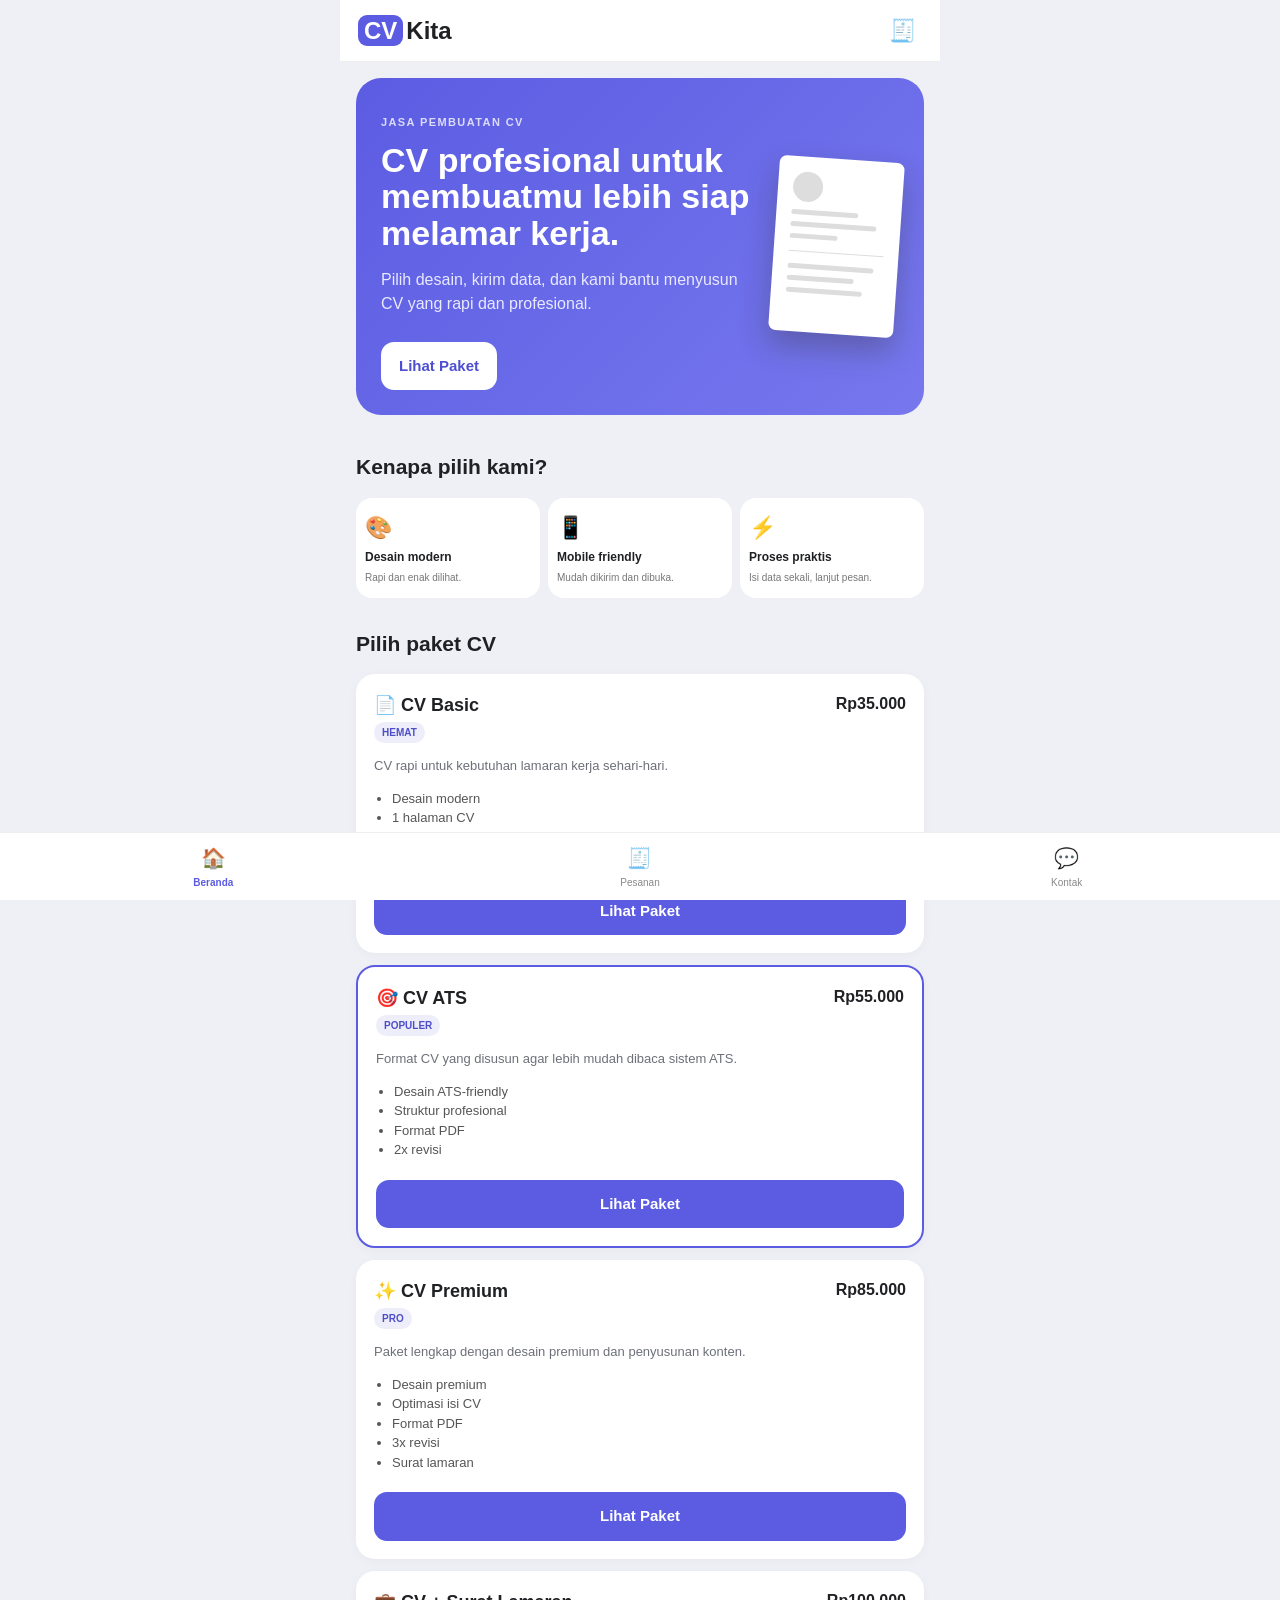
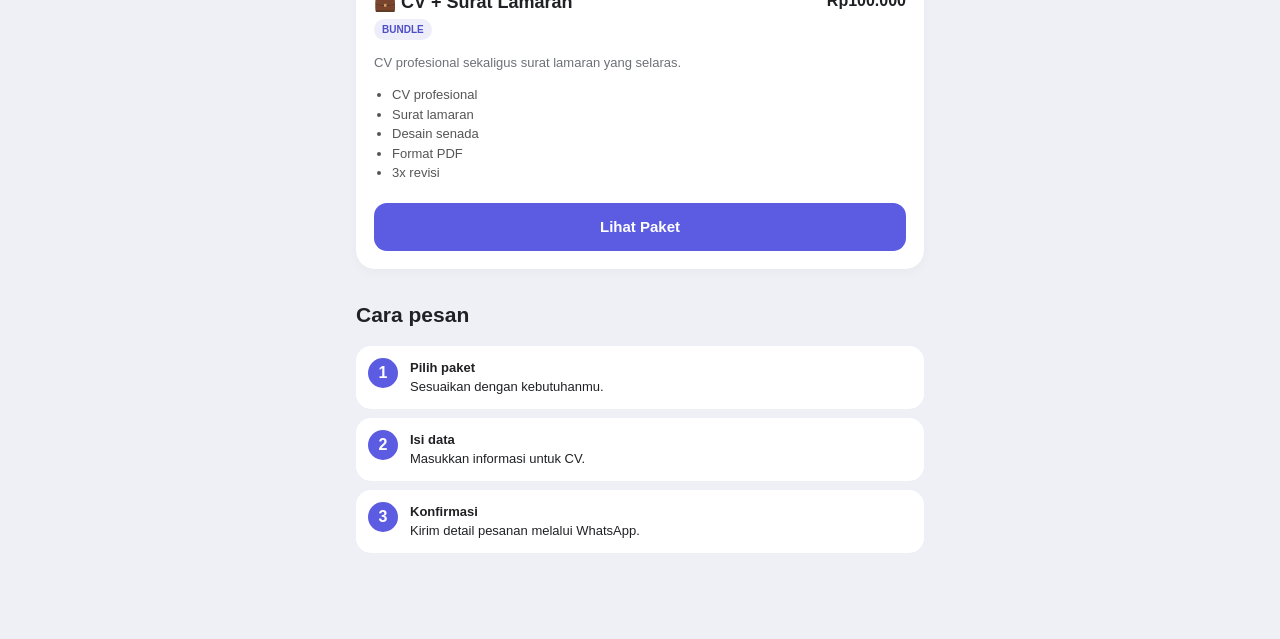
<file: index.html>
<!DOCTYPE html>
<html lang="id">
<head>
<meta charset="UTF-8">
<meta name="viewport" content="width=device-width,initial-scale=1.0">
<title>CVKita — Jasa Pembuatan CV</title>
<link rel="stylesheet" href="style.css">
</head>
<body>
<header class="top">
  <div class="brand"><span>CV</span>Kita</div>
  <button class="icon-btn" onclick="location.href='pesanan.html'">🧾</button>
</header>

<main>
<section class="hero">
  <div class="hero-copy">
    <p class="eyebrow">JASA PEMBUATAN CV</p>
    <h1>CV profesional untuk membuatmu lebih siap melamar kerja.</h1>
    <p class="muted">Pilih desain, kirim data, dan kami bantu menyusun CV yang rapi dan profesional.</p>
    <a class="btn primary" href="#paket">Lihat Paket</a>
  </div>
  <div class="cv-preview">
    <div class="mini-photo"></div><div class="line w70"></div><div class="line w90"></div>
    <div class="line w50"></div><div class="divider"></div>
    <div class="line w90"></div><div class="line w70"></div><div class="line w80"></div>
  </div>
</section>

<section class="section">
<h2>Kenapa pilih kami?</h2>
<div class="features">
  <div><b>🎨</b><strong>Desain modern</strong><span>Rapi dan enak dilihat.</span></div>
  <div><b>📱</b><strong>Mobile friendly</strong><span>Mudah dikirim dan dibuka.</span></div>
  <div><b>⚡</b><strong>Proses praktis</strong><span>Isi data sekali, lanjut pesan.</span></div>
</div>
</section>

<section class="section" id="paket">
<h2>Pilih paket CV</h2>
<div id="packages" class="packages"></div>
</section>

<section class="section">
<h2>Cara pesan</h2>
<div class="steps">
  <div><i>1</i><p><b>Pilih paket</b><br>Sesuaikan dengan kebutuhanmu.</p></div>
  <div><i>2</i><p><b>Isi data</b><br>Masukkan informasi untuk CV.</p></div>
  <div><i>3</i><p><b>Konfirmasi</b><br>Kirim detail pesanan melalui WhatsApp.</p></div>
</div>
</section>
</main>

<nav class="bottom">
<a class="active" href="index.html">🏠<span>Beranda</span></a>
<a href="pesanan.html">🧾<span>Pesanan</span></a>
<a href="kontak.html">💬<span>Kontak</span></a>
</nav>
<script src="app.js"></script>
</body>
</html>
</file>
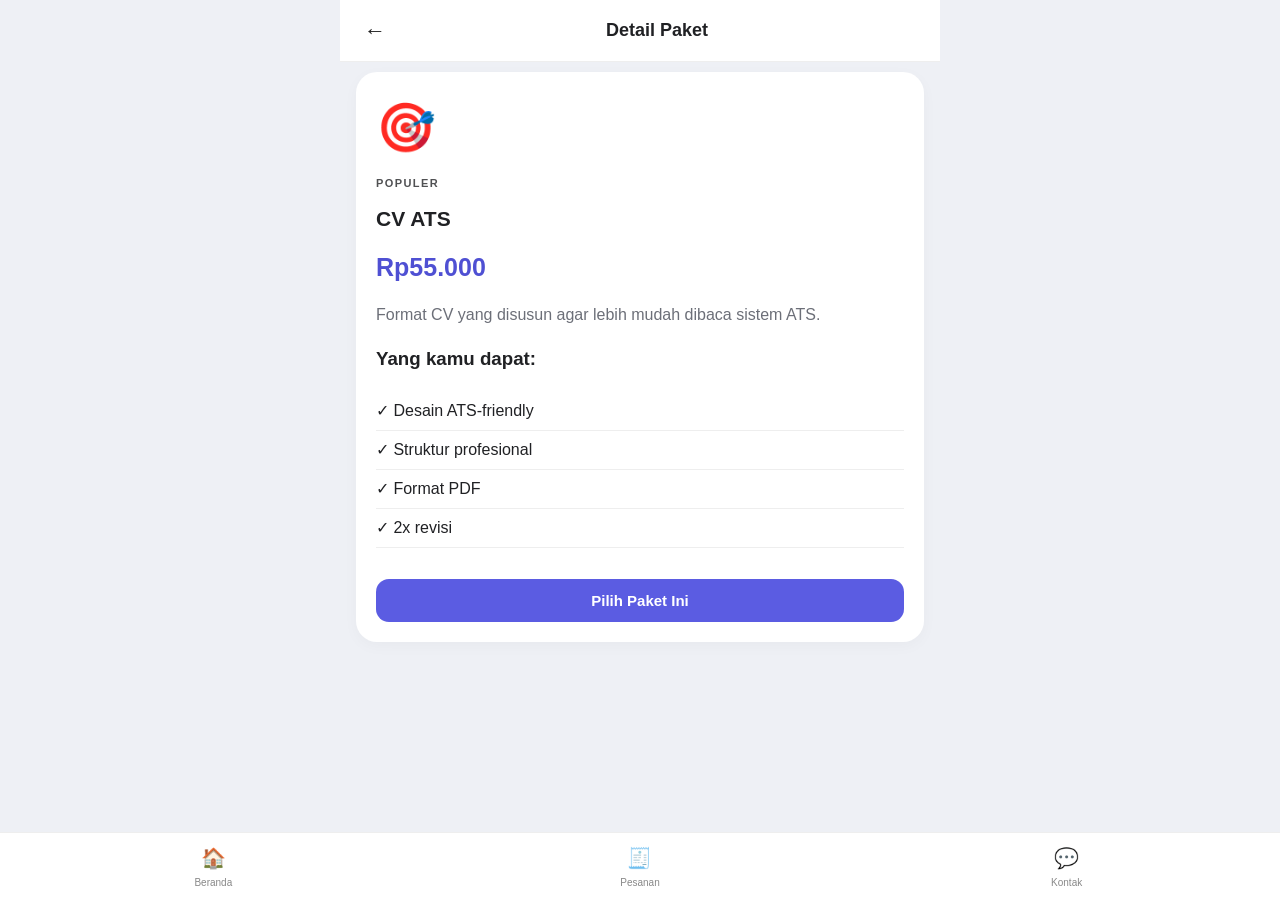
<file: detail.html>
<!DOCTYPE html>
<html lang="id"><head><meta charset="UTF-8"><meta name="viewport" content="width=device-width,initial-scale=1.0">
<title>Pilih Paket — CVKita</title><link rel="stylesheet" href="style.css"></head>
<body>
<header class="page-head"><button onclick="history.back()">←</button><h1>Detail Paket</h1><span></span></header>
<main class="section">
<div id="detail"></div>
</main>
<nav class="bottom"><a href="index.html">🏠<span>Beranda</span></a><a href="pesanan.html">🧾<span>Pesanan</span></a><a href="kontak.html">💬<span>Kontak</span></a></nav>
<script src="app.js"></script><script>
const id=new URLSearchParams(location.search).get('id')||'ats';
const p=packages.find(x=>x.id===id)||packages[0];
document.getElementById('detail').innerHTML=`
<div class="detail-card"><div class="big-icon">${p.icon}</div><p class="eyebrow">${p.tag}</p><h2>${p.name}</h2><div class="price">${money(p.price)}</div>
<p class="muted">${p.desc}</p><h3>Yang kamu dapat:</h3><ul class="checks">${p.features.map(x=>`<li>✓ ${x}</li>`).join('')}</ul>
<button class="btn primary full" onclick="choosePackage('${p.id}')">Pilih Paket Ini</button></div>`;
</script></body></html>
</file>
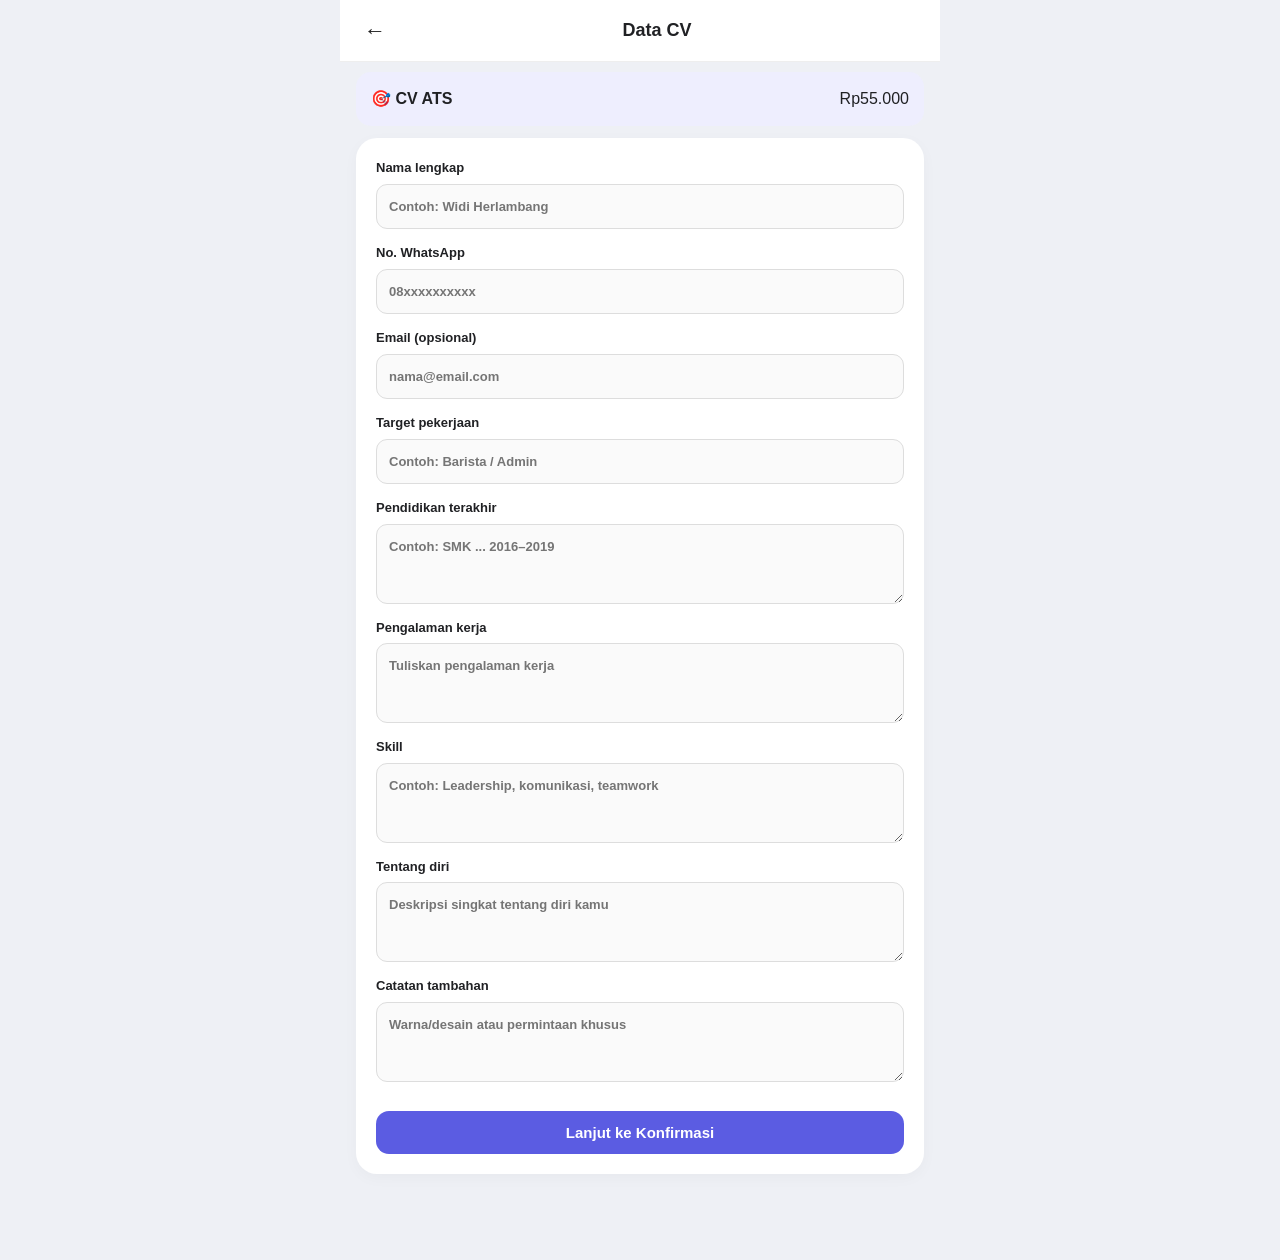
<file: form.html>
<!DOCTYPE html>
<html lang="id"><head><meta charset="UTF-8"><meta name="viewport" content="width=device-width,initial-scale=1.0">
<title>Data Pemesan — CVKita</title><link rel="stylesheet" href="style.css"></head>
<body>
<header class="page-head"><button onclick="history.back()">←</button><h1>Data CV</h1><span></span></header>
<main class="section">
<div class="selected" id="selected"></div>
<form id="orderForm" class="form-card">
<label>Nama lengkap<input name="name" required placeholder="Contoh: Widi Herlambang"></label>
<label>No. WhatsApp<input name="phone" required inputmode="tel" placeholder="08xxxxxxxxxx"></label>
<label>Email (opsional)<input name="email" type="email" placeholder="nama@email.com"></label>
<label>Target pekerjaan<input name="job" required placeholder="Contoh: Barista / Admin"></label>
<label>Pendidikan terakhir<textarea name="education" required placeholder="Contoh: SMK ... 2016–2019"></textarea></label>
<label>Pengalaman kerja<textarea name="experience" required placeholder="Tuliskan pengalaman kerja"></textarea></label>
<label>Skill<textarea name="skills" required placeholder="Contoh: Leadership, komunikasi, teamwork"></textarea></label>
<label>Tentang diri<textarea name="about" placeholder="Deskripsi singkat tentang diri kamu"></textarea></label>
<label>Catatan tambahan<textarea name="notes" placeholder="Warna/desain atau permintaan khusus"></textarea></label>
<button class="btn primary full" type="submit">Lanjut ke Konfirmasi</button>
</form>
</main>
<script src="app.js"></script><script>
const id=new URLSearchParams(location.search).get('id')||localStorage.getItem('cv_package')||'ats';
const p=packages.find(x=>x.id===id)||packages[0];
document.getElementById('selected').innerHTML=`<b>${p.icon} ${p.name}</b><span>${money(p.price)}</span>`;
document.getElementById('orderForm').addEventListener('submit',e=>{
 e.preventDefault(); const data=Object.fromEntries(new FormData(e.target)); data.package=id; data.date=new Date().toLocaleString('id-ID');
 localStorage.setItem('cv_order',JSON.stringify(data)); location.href='konfirmasi.html';
});
</script></body></html>
</file>
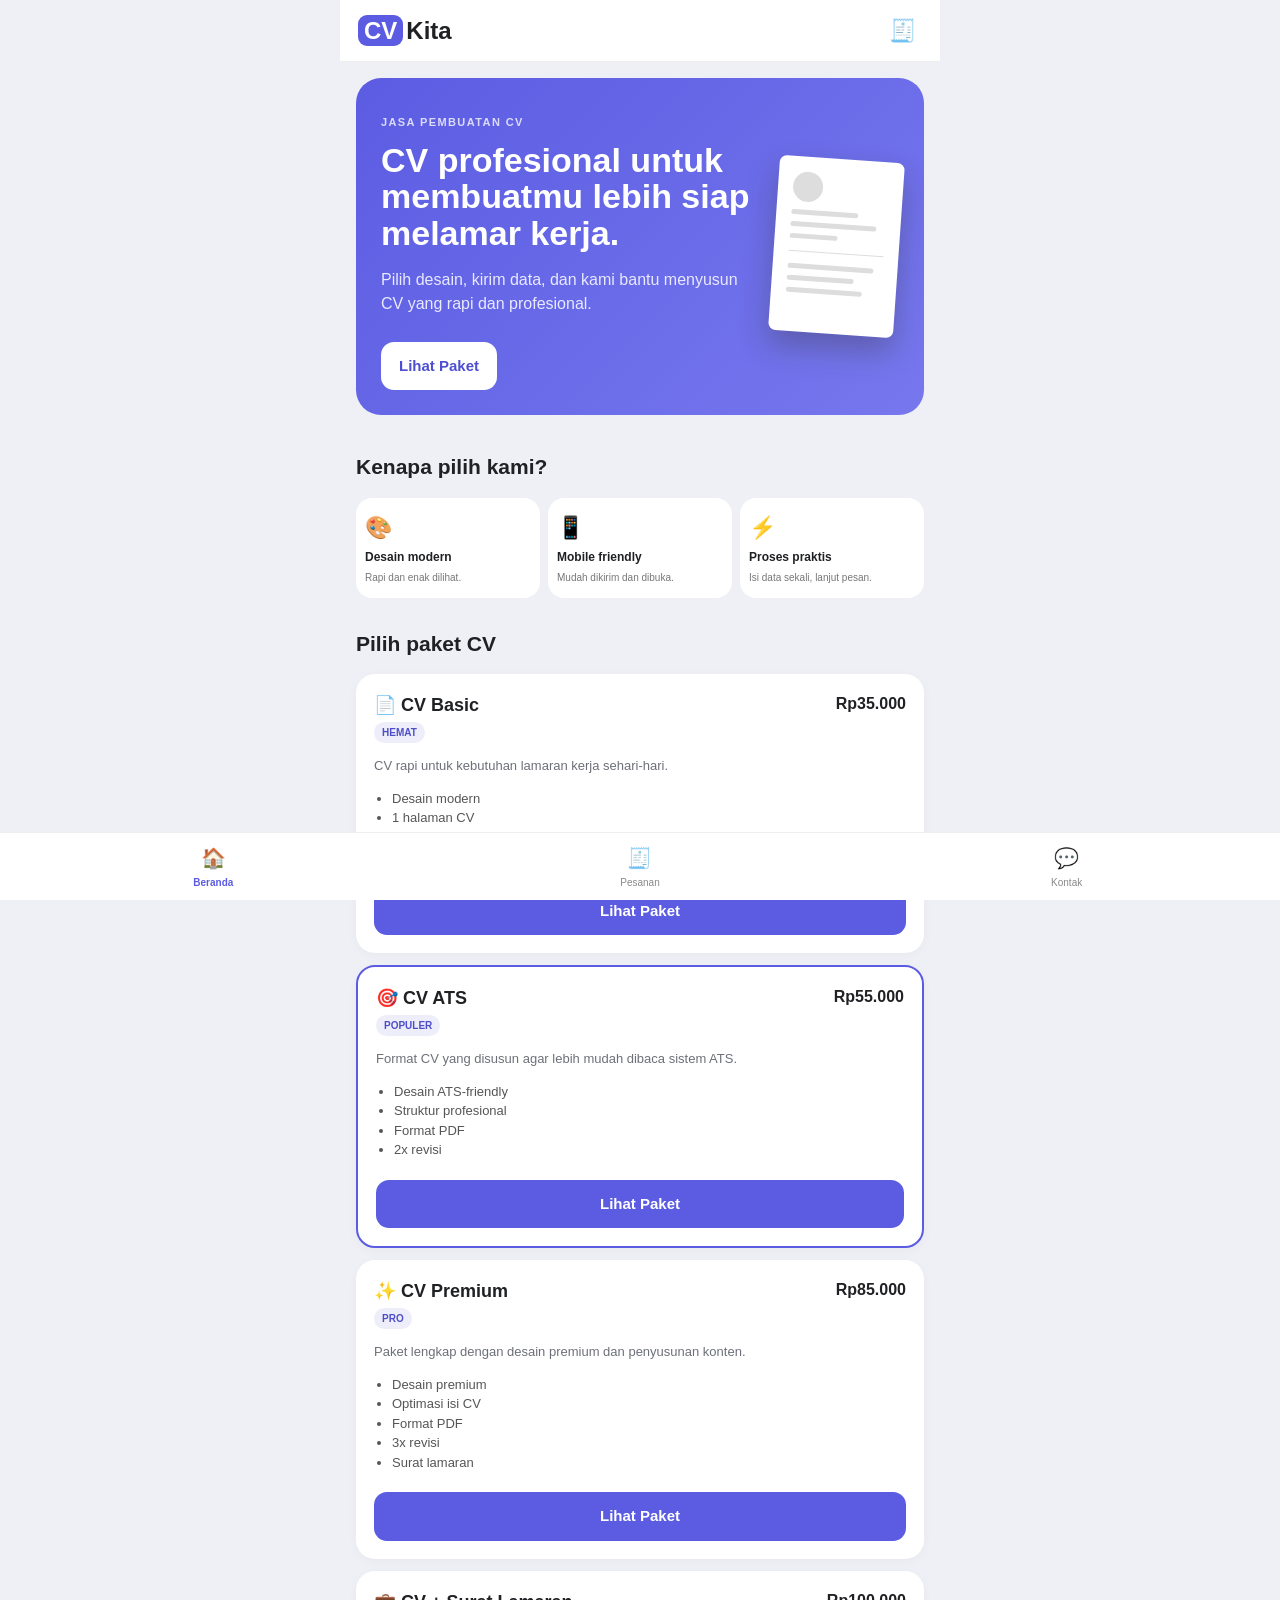
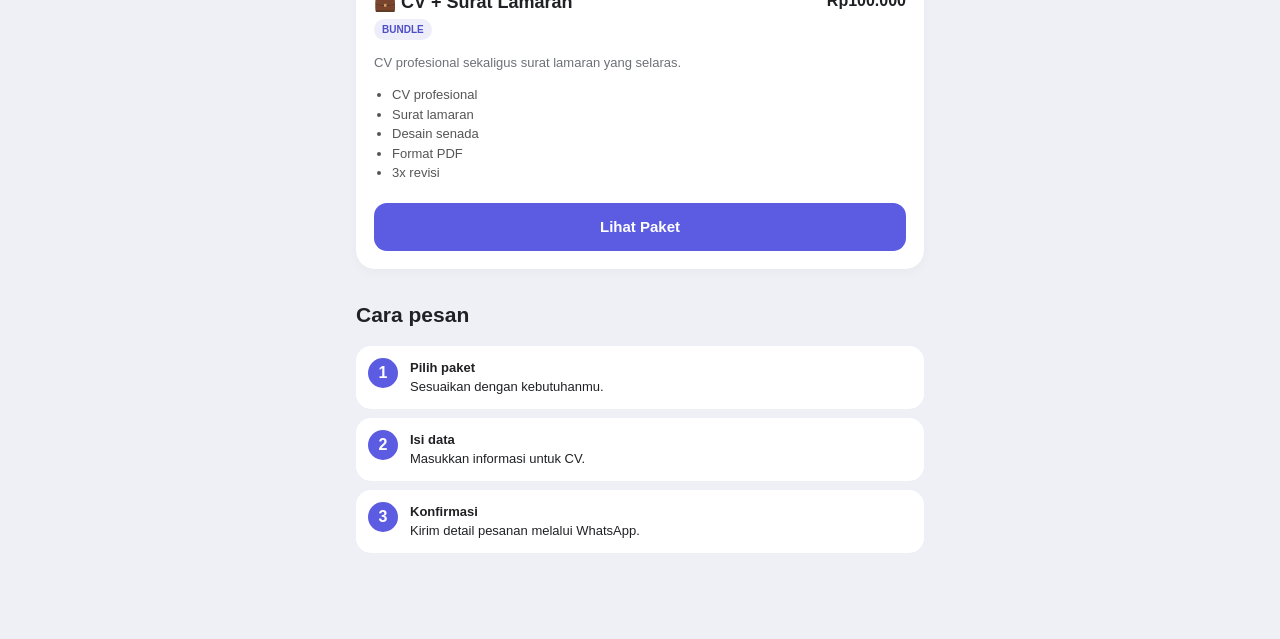
<file: konfirmasi.html>
<!DOCTYPE html>
<html lang="id"><head><meta charset="UTF-8"><meta name="viewport" content="width=device-width,initial-scale=1.0">
<title>Konfirmasi — CVKita</title><link rel="stylesheet" href="style.css"></head>
<body>
<header class="page-head"><button onclick="history.back()">←</button><h1>Konfirmasi</h1><span></span></header>
<main class="section"><div id="summary" class="summary-card"></div>
<button class="btn wa full" id="wa">📱 Kirim Pesanan via WhatsApp</button>
<p class="hint">Ganti nomor WhatsApp admin di <b>app.js</b> sebelum dipakai untuk menerima pesanan.</p>
</main>
<script src="app.js"></script><script>
const o=JSON.parse(localStorage.getItem('cv_order')||'null'); const p=o&&packages.find(x=>x.id===o.package);
if(!o){location.href='index.html'} else {
document.getElementById('summary').innerHTML=`<p class="eyebrow">RINGKASAN PESANAN</p><h2>${p.name}</h2><div class="price">${money(p.price)}</div>
<div class="summary-line"><span>Nama</span><b>${o.name}</b></div><div class="summary-line"><span>WhatsApp</span><b>${o.phone}</b></div><div class="summary-line"><span>Target</span><b>${o.job}</b></div>
<div class="summary-line"><span>Pendidikan</span><b>${o.education}</b></div><div class="summary-line"><span>Pengalaman</span><b>${o.experience}</b></div><div class="summary-line"><span>Skill</span><b>${o.skills}</b></div>`;
document.getElementById('wa').onclick=()=>sendWhatsApp(o,p);
}
</script></body></html>
</file>
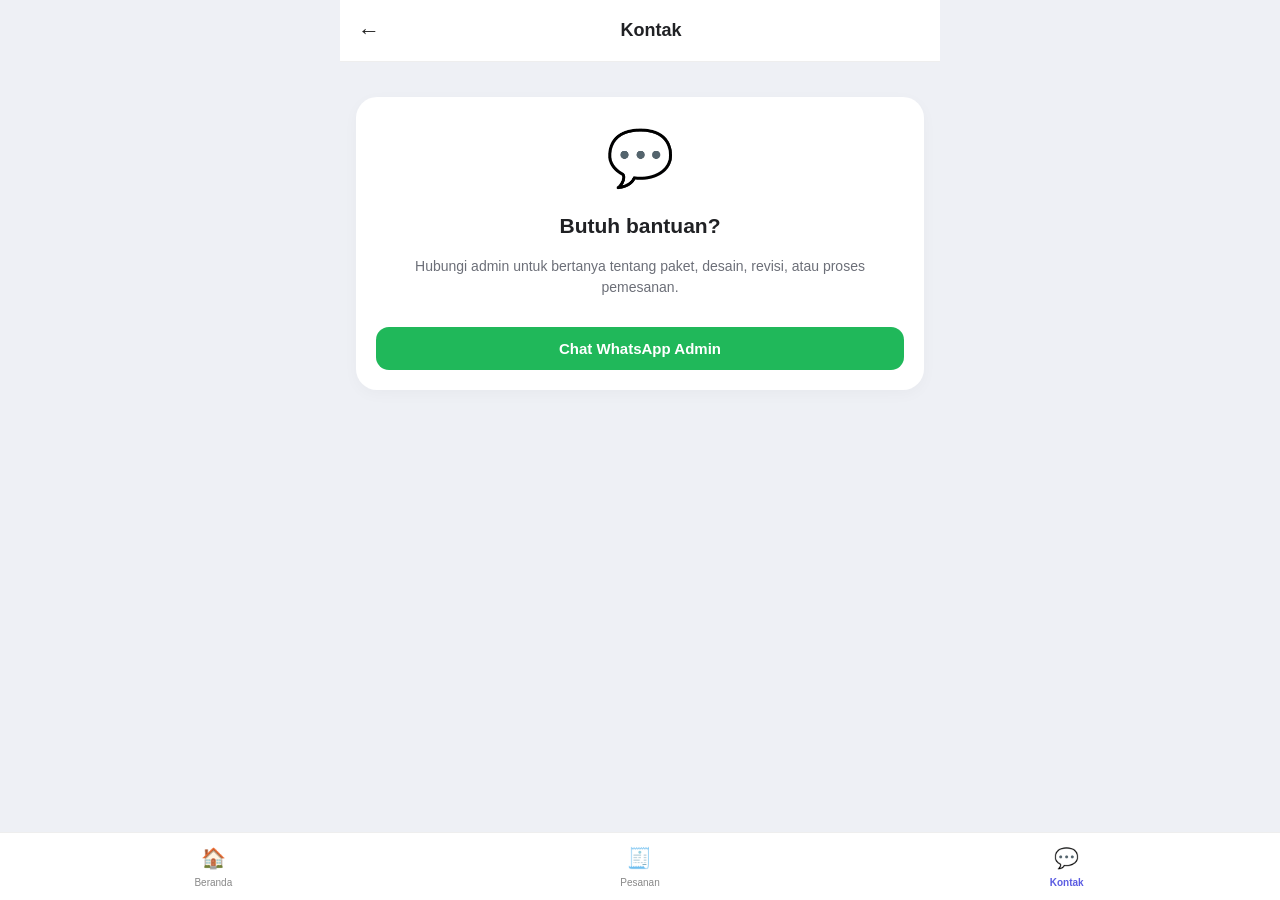
<file: kontak.html>
<!DOCTYPE html>
<html lang="id"><head><meta charset="UTF-8"><meta name="viewport" content="width=device-width,initial-scale=1.0">
<title>Kontak — CVKita</title><link rel="stylesheet" href="style.css"></head>
<body>
<header class="page-head"><a href="index.html">←</a><h1>Kontak</h1><span></span></header>
<main class="section"><div class="contact-card"><div class="contact-icon">💬</div><h2>Butuh bantuan?</h2><p class="muted">Hubungi admin untuk bertanya tentang paket, desain, revisi, atau proses pemesanan.</p>
<button class="btn wa full" onclick="contactAdmin()">Chat WhatsApp Admin</button></div></main>
<nav class="bottom"><a href="index.html">🏠<span>Beranda</span></a><a href="pesanan.html">🧾<span>Pesanan</span></a><a class="active" href="kontak.html">💬<span>Kontak</span></a></nav>
<script src="app.js"></script></body></html>
</file>
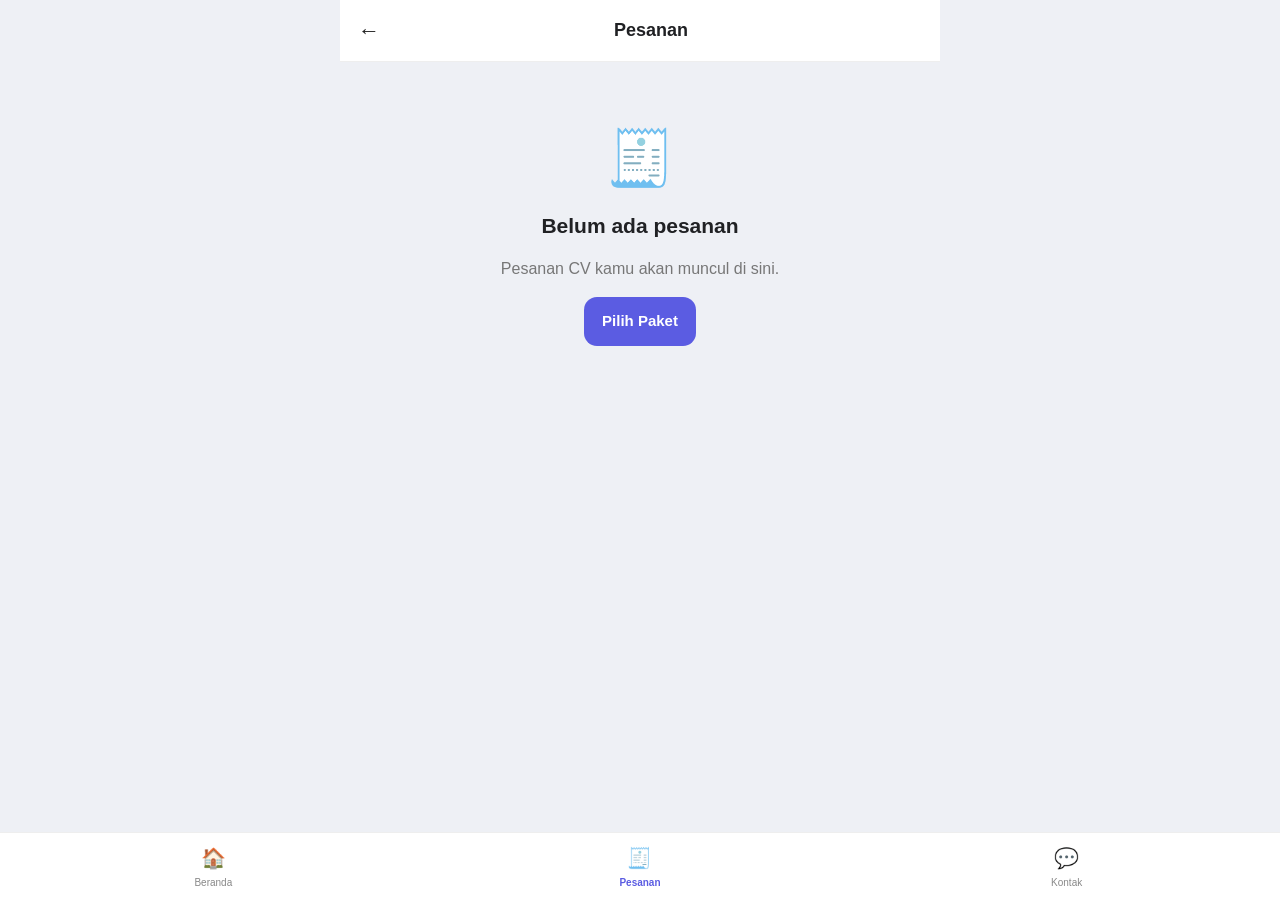
<file: pesanan.html>
<!DOCTYPE html>
<html lang="id"><head><meta charset="UTF-8"><meta name="viewport" content="width=device-width,initial-scale=1.0">
<title>Pesanan — CVKita</title><link rel="stylesheet" href="style.css"></head>
<body>
<header class="page-head"><a href="index.html">←</a><h1>Pesanan</h1><span></span></header>
<main class="section" id="orders"></main>
<nav class="bottom"><a href="index.html">🏠<span>Beranda</span></a><a class="active" href="pesanan.html">🧾<span>Pesanan</span></a><a href="kontak.html">💬<span>Kontak</span></a></nav>
<script src="app.js"></script><script>
const o=JSON.parse(localStorage.getItem('cv_order')||'null'); const box=document.getElementById('orders');
if(!o) box.innerHTML='<div class="empty"><div>🧾</div><h2>Belum ada pesanan</h2><p>Pesanan CV kamu akan muncul di sini.</p><a class="btn primary" href="index.html#paket">Pilih Paket</a></div>';
else {const p=packages.find(x=>x.id===o.package)||packages[0];box.innerHTML=`<div class="order-card"><span class="status">Menunggu konfirmasi</span><h2>${p.icon} ${p.name}</h2><p>${o.name}</p><div class="price">${money(p.price)}</div><button class="btn wa full" onclick="sendWhatsApp(o,p)">Kirim ulang ke WhatsApp</button></div>`}
</script></body></html>
</file>
<file: style.css>
*{box-sizing:border-box}body{margin:0;background:#f6f7fb;color:#202124;font-family:Arial,sans-serif;line-height:1.5;padding-bottom:76px}.top,.page-head{height:62px;background:#fff;display:flex;align-items:center;justify-content:space-between;padding:0 18px;position:sticky;top:0;z-index:10;border-bottom:1px solid #eee}.brand{font-size:24px;font-weight:900;color:#202124}.brand span{background:#5b5ce2;color:#fff;border-radius:9px;padding:2px 6px;margin-right:3px}.icon-btn,.page-head button,.page-head a{border:0;background:none;font-size:22px;text-decoration:none;color:#222}.page-head h1{font-size:18px;margin:0}.hero{margin:16px;background:linear-gradient(135deg,#5b5ce2,#7778ee);border-radius:25px;padding:25px;color:white;display:flex;gap:15px;min-height:315px;overflow:hidden}.hero-copy{flex:1}.eyebrow{font-size:11px;font-weight:800;letter-spacing:1.4px;opacity:.78}.hero h1{font-size:29px;line-height:1.08;margin:10px 0}.muted{color:#6c6f78}.hero .muted{color:#e9e9ff}.btn{display:inline-flex;align-items:center;justify-content:center;border:0;border-radius:13px;padding:13px 18px;text-decoration:none;font-weight:800;font-size:15px;cursor:pointer}.primary{background:#5b5ce2;color:white}.hero .primary{background:white;color:#4d4ed0;margin-top:10px}.cv-preview{background:white;color:#555;width:125px;height:175px;border-radius:7px;padding:15px;align-self:center;box-shadow:0 15px 30px #3335;transform:rotate(4deg)}.mini-photo{width:30px;height:30px;border-radius:50%;background:#ddd;margin-bottom:8px}.line{height:5px;background:#ddd;border-radius:5px;margin:7px 0}.w50{width:50%}.w70{width:70%}.w80{width:80%}.w90{width:90%}.divider{height:1px;background:#ddd;margin:12px 0}.section{padding:10px 16px}.section h2{font-size:21px;margin:10px 0 15px}.features{display:grid;grid-template-columns:repeat(3,1fr);gap:8px}.features div{background:#fff;border-radius:16px;padding:13px 9px;display:flex;flex-direction:column;gap:4px;font-size:12px}.features b{font-size:22px}.features strong{font-size:12px}.features span{font-size:10px;color:#777}.packages{display:flex;flex-direction:column;gap:12px}.package{background:#fff;border-radius:19px;padding:18px;box-shadow:0 3px 12px #22200008}.package.popular{border:2px solid #5b5ce2}.package-top{display:flex;justify-content:space-between;gap:10px}.package h3{margin:0;font-size:18px}.tag{font-size:10px;background:#eeeefa;color:#4e4fc8;padding:5px 8px;border-radius:20px;font-weight:bold}.price{font-size:25px;font-weight:900;margin:7px 0;color:#4f50d3}.package p{font-size:13px;color:#6d7078}.package ul{padding-left:18px;color:#555;font-size:13px}.package .btn{width:100%;margin-top:7px}.steps{display:flex;flex-direction:column;gap:9px}.steps div{display:flex;gap:12px;background:#fff;padding:12px;border-radius:15px}.steps i{width:30px;height:30px;border-radius:50%;background:#5b5ce2;color:#fff;font-style:normal;font-weight:bold;display:grid;place-items:center;flex:none}.steps p{margin:0;font-size:13px}.bottom{position:fixed;bottom:0;left:0;right:0;height:68px;background:#fff;border-top:1px solid #eee;display:flex;justify-content:space-around;z-index:20}.bottom a{color:#888;text-decoration:none;display:flex;flex-direction:column;align-items:center;justify-content:center;font-size:20px;min-width:80px}.bottom span{font-size:10px;margin-top:2px}.bottom a.active{color:#5b5ce2;font-weight:bold}.detail-card,.form-card,.summary-card,.order-card,.contact-card{background:#fff;border-radius:21px;padding:20px;box-shadow:0 4px 15px #22200008}.big-icon,.contact-icon{font-size:48px}.checks{list-style:none;padding:0}.checks li{padding:7px 0;border-bottom:1px solid #eee}.full{width:100%;margin-top:15px}.selected{background:#eeeefe;border-radius:15px;padding:15px;margin-bottom:12px;display:flex;justify-content:space-between;gap:10px}.form-card label{display:block;font-size:13px;font-weight:700;margin-bottom:14px}.form-card input,.form-card textarea{display:block;width:100%;border:1px solid #ddd;border-radius:11px;padding:12px;margin-top:6px;font:inherit;background:#fafafa}.form-card textarea{min-height:80px;resize:vertical}.summary-line{display:flex;justify-content:space-between;gap:15px;padding:11px 0;border-bottom:1px solid #eee;font-size:13px}.summary-line b{text-align:right;max-width:60%}.wa{background:#20b85a;color:#fff}.hint{font-size:12px;color:#777;text-align:center}.status{display:inline-block;background:#fff3d7;color:#a66a00;border-radius:20px;padding:5px 9px;font-size:11px;font-weight:bold}.empty{text-align:center;padding:45px 15px}.empty>div{font-size:55px}.empty p{color:#777}.contact-card{text-align:center;margin-top:25px}.contact-icon{font-size:55px}.contact-card .muted{font-size:14px}@media(min-width:700px){body{max-width:600px;margin:auto;background:#eef0f5}.top,.page-head{max-width:600px}.hero{min-height:280px}.hero h1{font-size:34px}}
</file>
